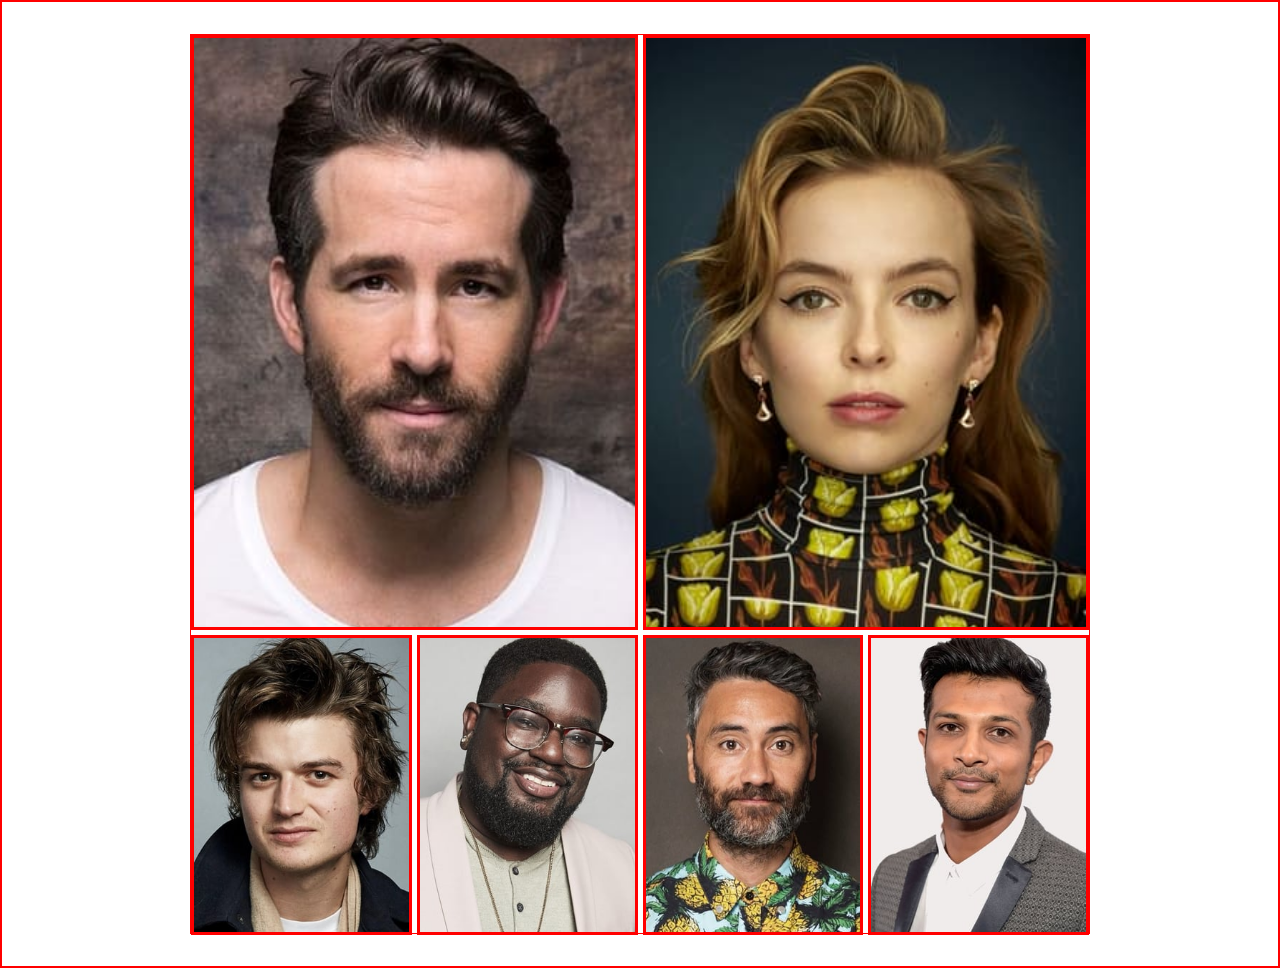
<file: actorsGallery.html>
<!DOCTYPE html>
<html lang="en">
<head>
    <meta charset="UTF-8">
    <meta name="viewport" content="width=device-width, initial-scale=1.0">
    <link rel="stylesheet" href="css/gallery.css">
    <title>Free Guy Actors Gallery</title>
</head>
<body>


    <div class="container">

        <div class="ryan">
            <div class="img">
                <img src="images/ryan.jpg" alt="">
            </div>
            
        </div>

        <div class="jodie">
            <div class="img">
                <img src="images/jodie.jpg" alt="">
            </div>
            
        </div>

        <div class="joe">
            <div class="img">
                <img src="images/joe.jpg" alt="">
            </div>
            
        </div>

        <div class="lil">
            <div class="img">
                <img src="images/lil.jpg" alt="">
            </div>
            
        </div>

        <div class="taika">
            <div class="img">
                <img src="images/taika.jpg" alt="">
            </div>
            
        </div>

        <div class="utkarsh">
            <div class="img">
                <img src="images/utkarsh.jpg" alt="">
            </div>
            
        </div>

    </div>
    
</body>
</html>
</file>
<file: css/gallery.css>
* {
    margin: 0;
    padding: 0;
    box-sizing: border-box;
    border: 1px solid red;
}


.container {
    width: 900px;
    height: 900px;
    margin: 2rem auto;
    display: grid;
    grid-template-columns: repeat(4, 1fr);
    grid-template-rows: 595px 300px;
    gap: 5px;
}


.container > div {
    width: 100%;
    height: 100%;
}

.img {
    width: 100%;
    height: 100%;
}

.img img {
    width: 100%;
    height: 100%;
    object-fit: cover;
}

.ryan {
    grid-column: 1/3;
    grid-row: 1/2;
}

.jodie{
    grid-column: 3/5;
    grid-row: 1-2;
}

@media (max-width: 568px) {
    body {
        background-color: #000;
    }

    .container {
        width: auto;
        grid-template-columns: repeat(1, auto);
        grid-template-rows: repeat(6, 1fr);
        grid-template-areas: 
        "ryan"
        "jodie"
        "joe"
        "lil"
        "taika"
        "utkarsh";
    }

    .ryan {
        grid-area: ryan;
    }

    .jodie {
        grid-area: jodie;
    }

    .joe {
        grid-area: joe;
    }

    .lil {
        grid-area: lil;
    }

    .taika {
        grid-area: taika;
    }

    .utkarsh {
        grid-area: utkarsh;
    }


}
</file>
